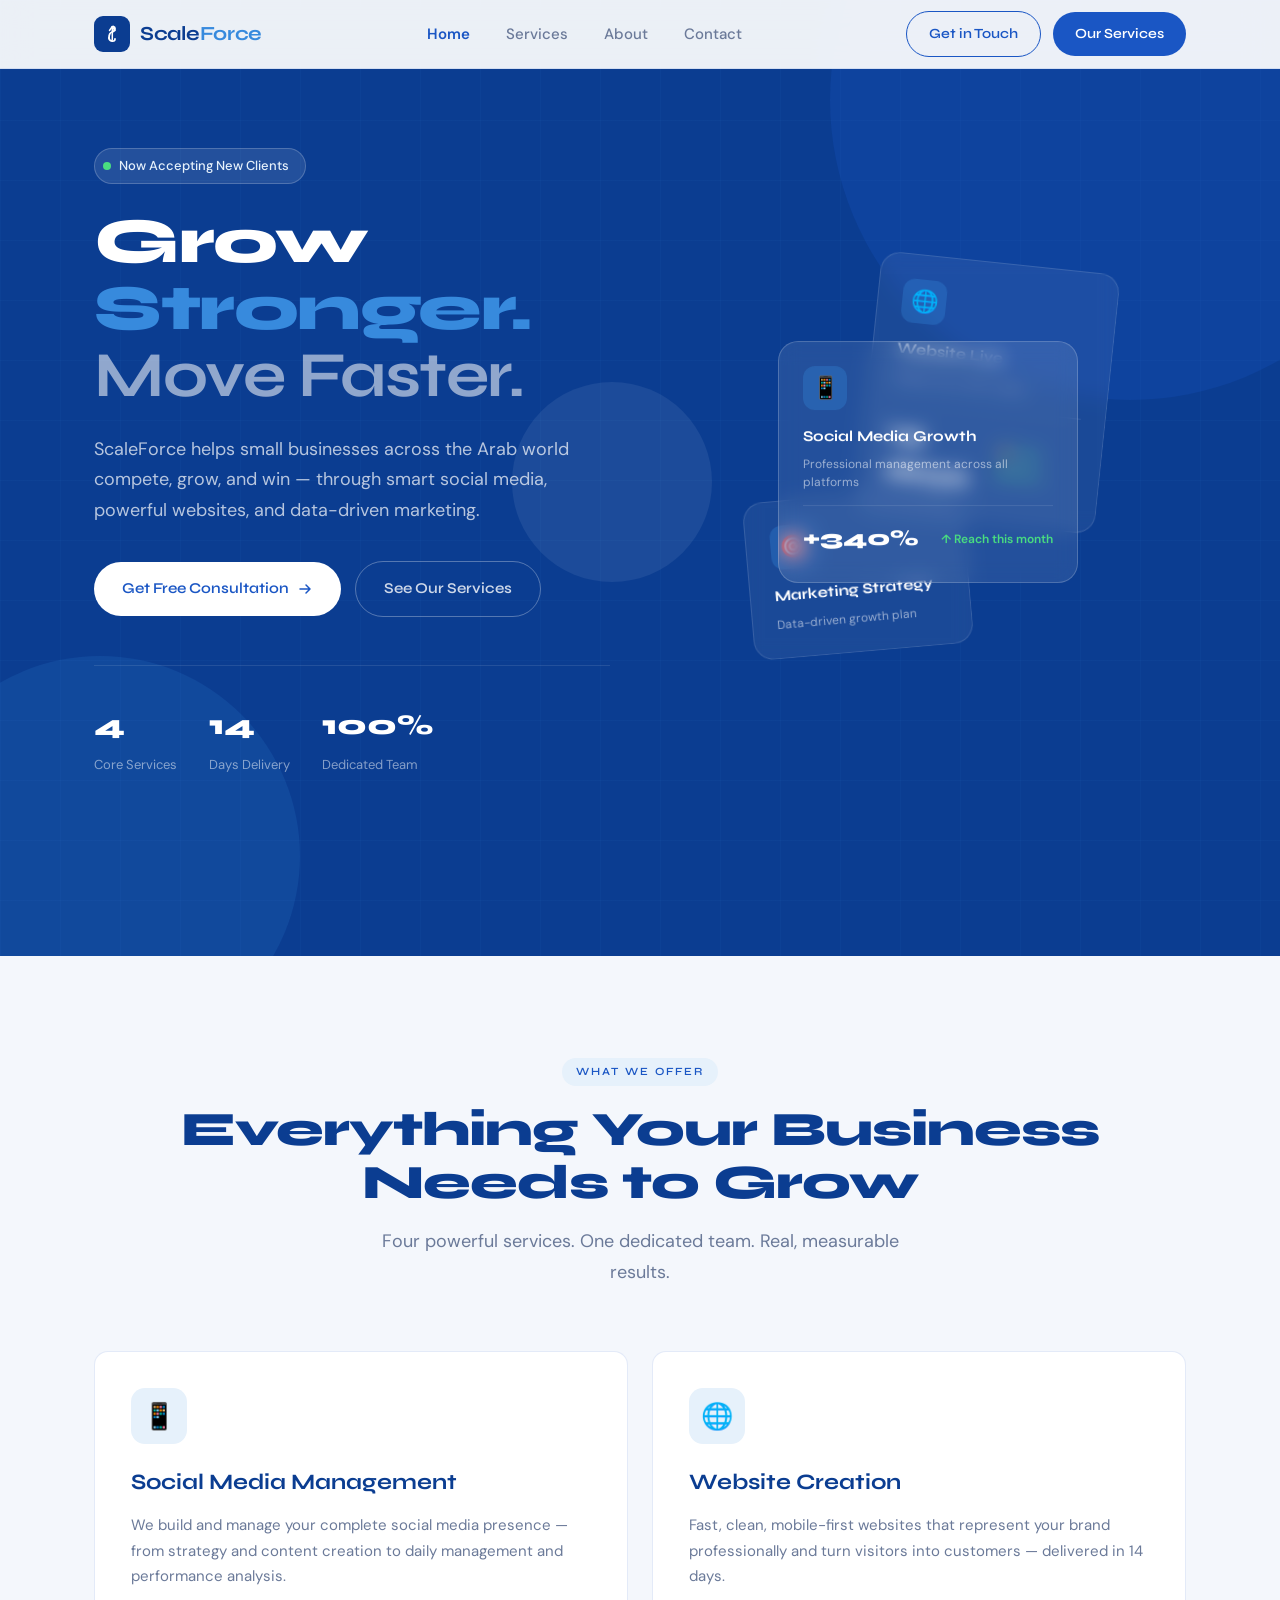
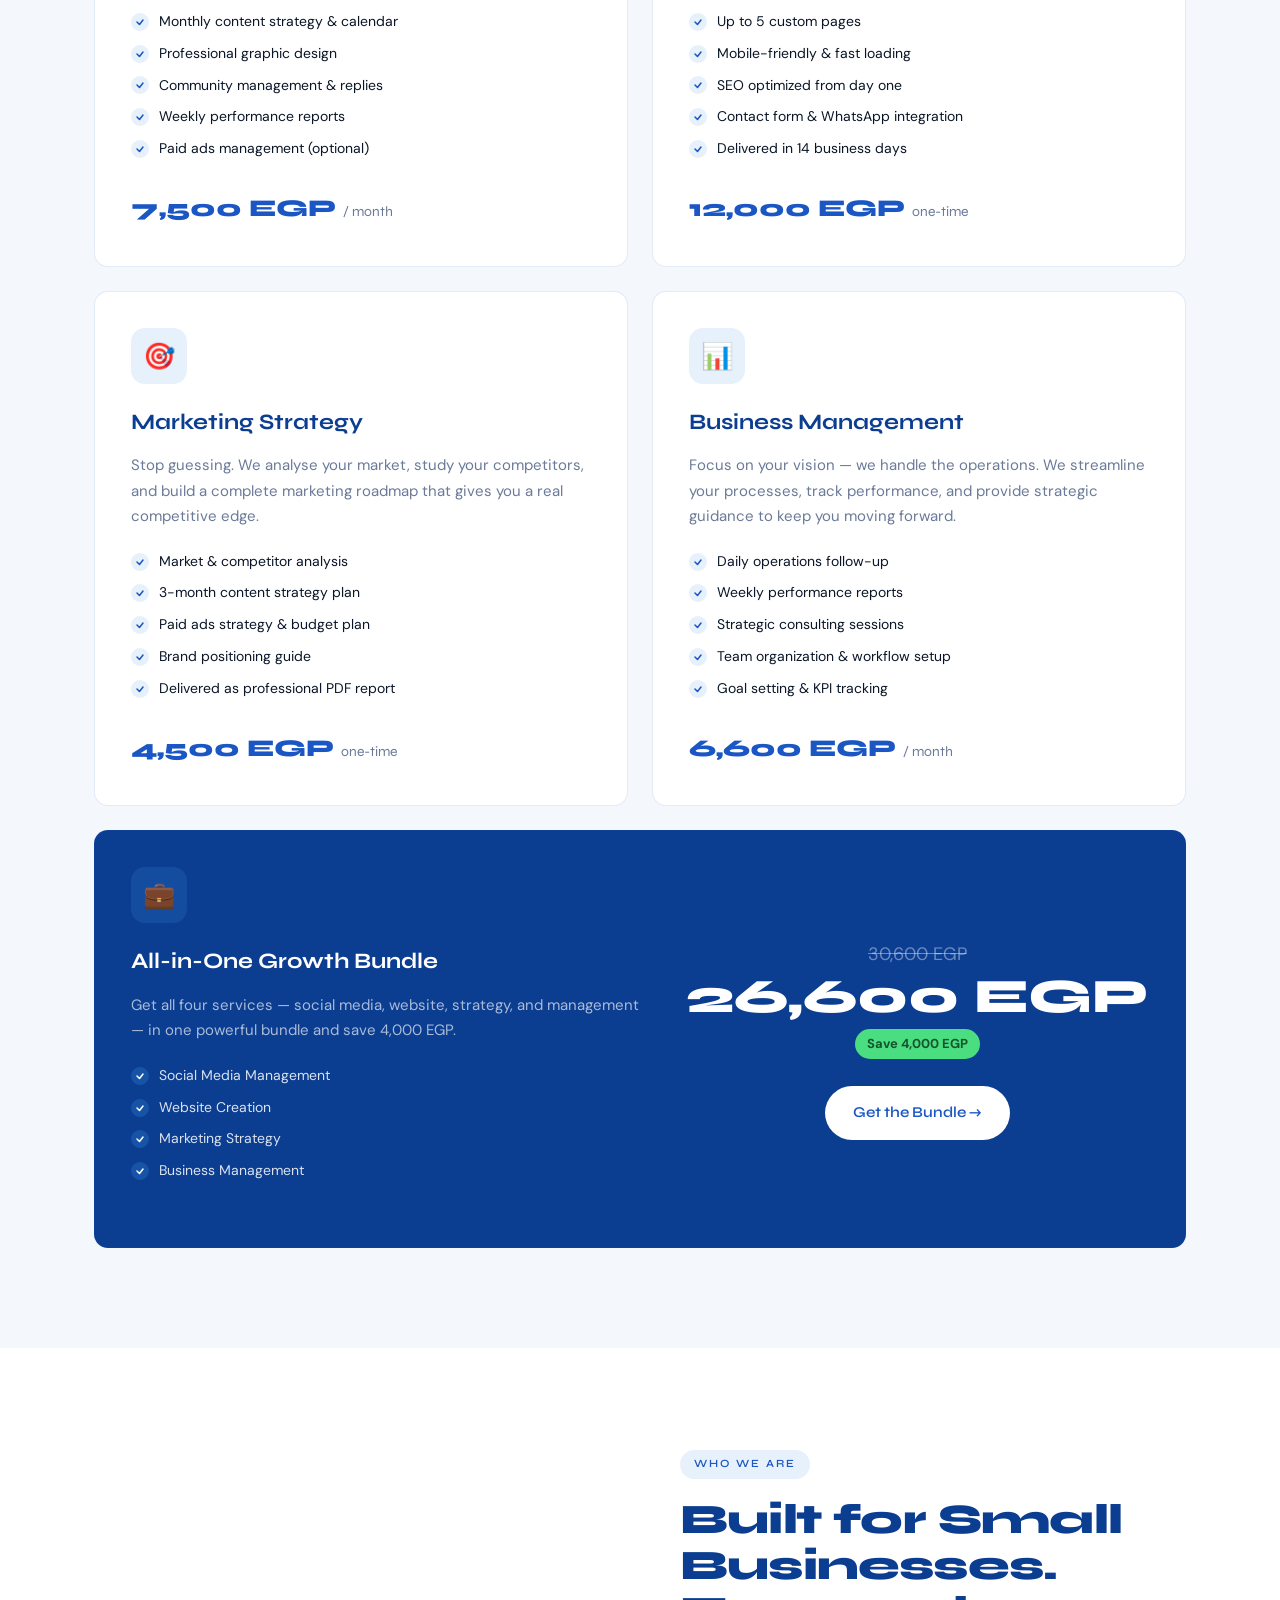
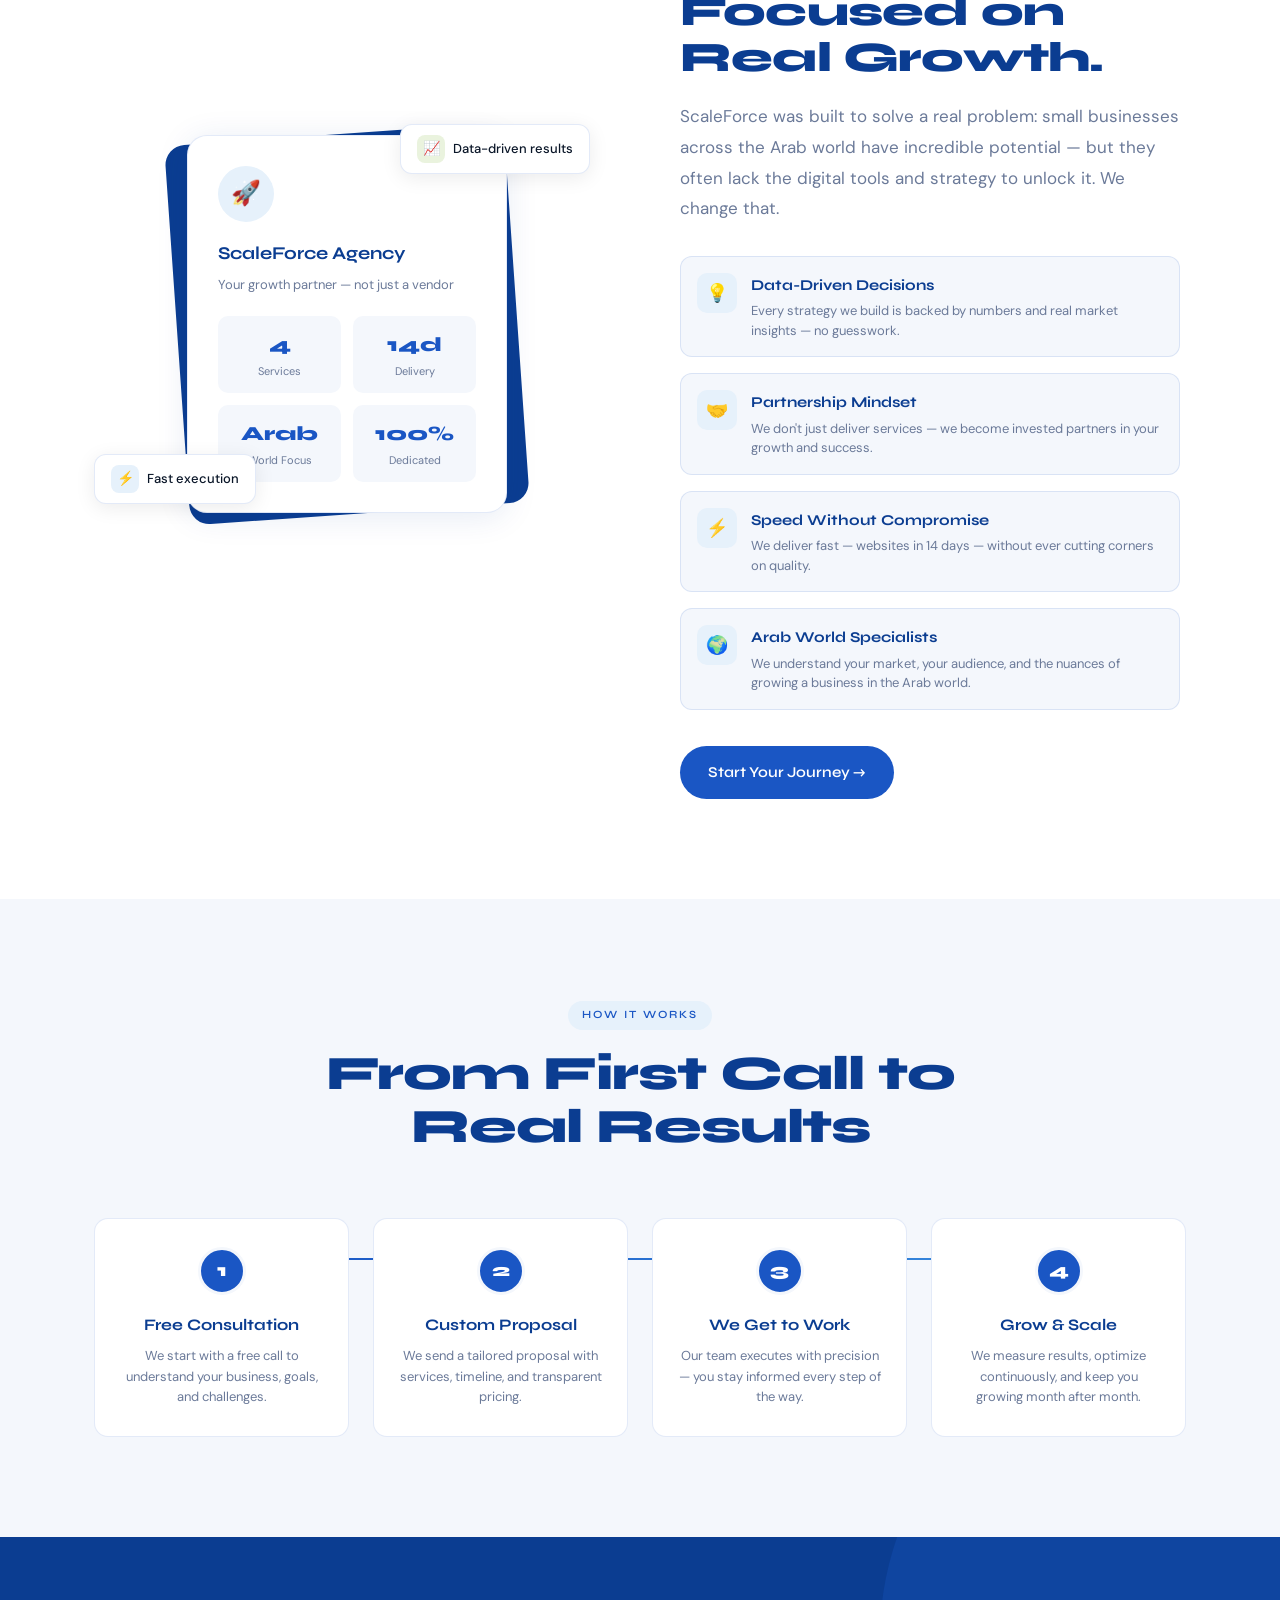
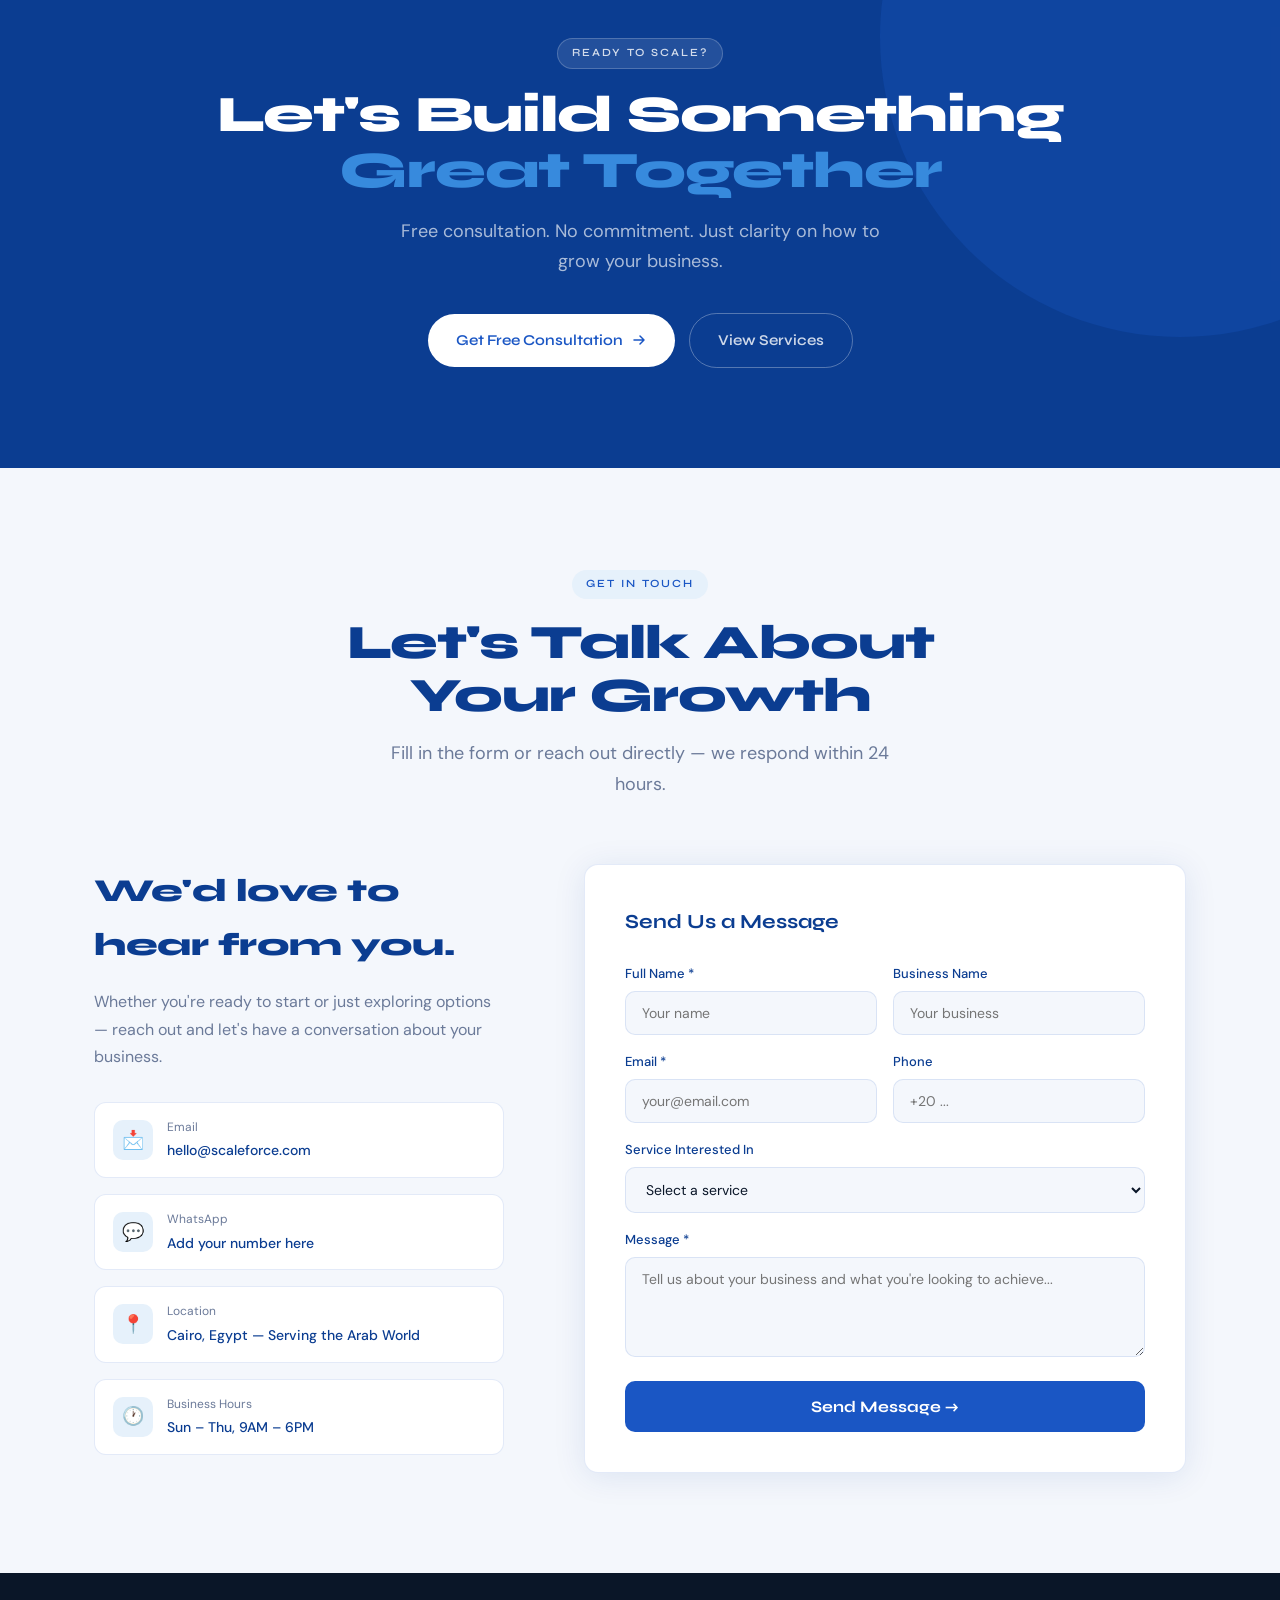
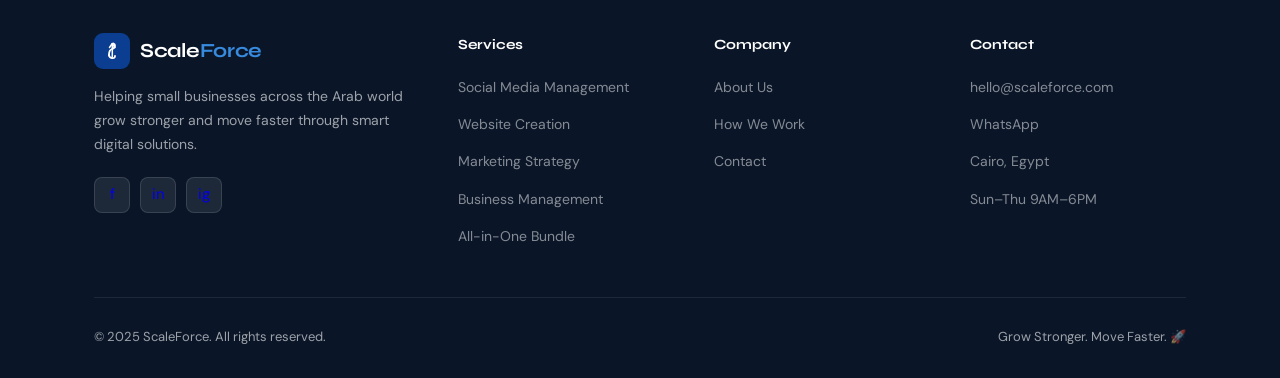
<file: scaleforce_website.html>
<!DOCTYPE html>
<html lang="en">
<head>
<meta charset="UTF-8">
<meta name="viewport" content="width=device-width, initial-scale=1.0">
<title>ScaleForce — Grow Stronger. Move Faster.</title>
<meta name="description" content="ScaleForce helps small businesses grow through social media management, website creation, marketing strategy, and business consulting.">
<link rel="preconnect" href="https://fonts.googleapis.com">
<link rel="preconnect" href="https://fonts.gstatic.com" crossorigin>
<link href="https://fonts.googleapis.com/css2?family=Syne:wght@400;600;700;800&family=DM+Sans:ital,opsz,wght@0,9..40,300;0,9..40,400;0,9..40,500;1,9..40,300&display=swap" rel="stylesheet">
<style>
/* ── Reset & Variables ─────────────────────── */
*, *::before, *::after { box-sizing: border-box; margin: 0; padding: 0; }

:root {
  --navy:   #0B3D91;
  --blue:   #1A56C4;
  --mid:    #378ADD;
  --light:  #E6F1FB;
  --white:  #FFFFFF;
  --off:    #F4F7FC;
  --dark:   #0A1628;
  --gray:   #6B7A99;
  --border: rgba(26,86,196,0.12);
  --shadow: 0 4px 32px rgba(11,61,145,0.10);
  --r:      14px;
  --font-head: 'Syne', sans-serif;
  --font-body: 'DM Sans', sans-serif;
}

html { scroll-behavior: smooth; }

body {
  font-family: var(--font-body);
  color: var(--dark);
  background: var(--white);
  overflow-x: hidden;
  line-height: 1.7;
}

/* ── Scrollbar ──────────────────────────────── */
::-webkit-scrollbar { width: 6px; }
::-webkit-scrollbar-track { background: var(--off); }
::-webkit-scrollbar-thumb { background: var(--mid); border-radius: 3px; }

/* ── Utility ────────────────────────────────── */
.container { max-width: 1140px; margin: 0 auto; padding: 0 24px; }
.tag {
  display: inline-block;
  font-family: var(--font-head);
  font-size: 11px;
  font-weight: 600;
  letter-spacing: 2px;
  text-transform: uppercase;
  color: var(--blue);
  background: var(--light);
  padding: 5px 14px;
  border-radius: 30px;
  margin-bottom: 18px;
}
.btn {
  display: inline-flex;
  align-items: center;
  gap: 8px;
  font-family: var(--font-head);
  font-weight: 600;
  font-size: 15px;
  padding: 14px 28px;
  border-radius: 50px;
  cursor: pointer;
  transition: all 0.25s ease;
  border: none;
  text-decoration: none;
}
.btn-primary {
  background: var(--blue);
  color: var(--white);
}
.btn-primary:hover {
  background: var(--navy);
  transform: translateY(-2px);
  box-shadow: 0 8px 24px rgba(26,86,196,0.3);
}
.btn-outline {
  background: transparent;
  color: var(--blue);
  border: 1.5px solid var(--blue);
}
.btn-outline:hover {
  background: var(--light);
  transform: translateY(-2px);
}
.btn-white {
  background: var(--white);
  color: var(--blue);
}
.btn-white:hover {
  background: var(--light);
  transform: translateY(-2px);
}

/* ── Nav ────────────────────────────────────── */
nav {
  position: fixed;
  top: 0; left: 0; right: 0;
  z-index: 100;
  background: rgba(255,255,255,0.92);
  backdrop-filter: blur(16px);
  border-bottom: 1px solid var(--border);
  transition: all 0.3s ease;
}
.nav-inner {
  display: flex;
  align-items: center;
  justify-content: space-between;
  height: 68px;
}
.logo {
  display: flex;
  align-items: center;
  gap: 10px;
  text-decoration: none;
}
.logo-symbol {
  width: 36px;
  height: 36px;
  background: var(--navy);
  border-radius: 9px;
  display: flex;
  align-items: center;
  justify-content: center;
  flex-shrink: 0;
}
.logo-symbol svg {
  width: 20px;
  height: 20px;
}
.logo-text {
  font-family: var(--font-head);
  font-weight: 700;
  font-size: 20px;
  color: var(--navy);
  letter-spacing: -0.3px;
}
.logo-text span { color: var(--mid); }
.nav-links {
  display: flex;
  align-items: center;
  gap: 36px;
  list-style: none;
}
.nav-links a {
  font-family: var(--font-body);
  font-size: 15px;
  font-weight: 500;
  color: var(--gray);
  text-decoration: none;
  transition: color 0.2s;
}
.nav-links a:hover { color: var(--blue); }
.nav-cta { display: flex; align-items: center; gap: 12px; }
.hamburger {
  display: none;
  flex-direction: column;
  gap: 5px;
  cursor: pointer;
  padding: 4px;
}
.hamburger span {
  display: block;
  width: 24px;
  height: 2px;
  background: var(--navy);
  border-radius: 2px;
  transition: all 0.3s;
}
.mobile-menu {
  display: none;
  flex-direction: column;
  gap: 0;
  border-top: 1px solid var(--border);
  padding: 12px 0 20px;
}
.mobile-menu a {
  padding: 12px 24px;
  font-size: 15px;
  font-weight: 500;
  color: var(--dark);
  text-decoration: none;
}
.mobile-menu a:hover { color: var(--blue); background: var(--off); }
.mobile-menu .btn { margin: 8px 24px 0; }

/* ── Hero ───────────────────────────────────── */
#home {
  min-height: 100vh;
  display: flex;
  align-items: center;
  padding-top: 68px;
  background: var(--navy);
  position: relative;
  overflow: hidden;
}
.hero-bg {
  position: absolute;
  inset: 0;
  overflow: hidden;
  pointer-events: none;
}
.hero-bg .circle {
  position: absolute;
  border-radius: 50%;
}
.hero-bg .c1 {
  width: 600px; height: 600px;
  background: rgba(26,86,196,0.25);
  top: -200px; right: -150px;
  animation: float1 8s ease-in-out infinite;
}
.hero-bg .c2 {
  width: 400px; height: 400px;
  background: rgba(55,138,221,0.15);
  bottom: -100px; left: -100px;
  animation: float2 10s ease-in-out infinite;
}
.hero-bg .c3 {
  width: 200px; height: 200px;
  background: rgba(230,241,251,0.08);
  top: 40%; left: 40%;
  animation: float1 6s ease-in-out infinite reverse;
}
.hero-grid {
  position: absolute;
  inset: 0;
  background-image:
    linear-gradient(rgba(55,138,221,0.06) 1px, transparent 1px),
    linear-gradient(90deg, rgba(55,138,221,0.06) 1px, transparent 1px);
  background-size: 60px 60px;
}
@keyframes float1 {
  0%, 100% { transform: translateY(0) scale(1); }
  50% { transform: translateY(-30px) scale(1.05); }
}
@keyframes float2 {
  0%, 100% { transform: translateY(0) scale(1); }
  50% { transform: translateY(20px) scale(0.96); }
}
.hero-inner {
  display: grid;
  grid-template-columns: 1fr 1fr;
  gap: 60px;
  align-items: center;
  padding: 80px 0;
  position: relative;
  z-index: 2;
}
.hero-tag {
  display: inline-flex;
  align-items: center;
  gap: 8px;
  background: rgba(255,255,255,0.1);
  border: 1px solid rgba(255,255,255,0.2);
  color: var(--light);
  font-size: 13px;
  font-weight: 500;
  padding: 6px 16px 6px 8px;
  border-radius: 30px;
  margin-bottom: 24px;
}
.hero-tag-dot {
  width: 8px; height: 8px;
  background: #4ADE80;
  border-radius: 50%;
  animation: pulse 2s ease-in-out infinite;
}
@keyframes pulse {
  0%, 100% { opacity: 1; transform: scale(1); }
  50% { opacity: 0.6; transform: scale(0.8); }
}
.hero-title {
  font-family: var(--font-head);
  font-size: clamp(42px, 5vw, 64px);
  font-weight: 800;
  line-height: 1.05;
  color: var(--white);
  letter-spacing: -1.5px;
  margin-bottom: 24px;
}
.hero-title .accent { color: var(--mid); }
.hero-title .line2 {
  display: block;
  color: rgba(255,255,255,0.55);
  font-weight: 700;
}
.hero-desc {
  font-size: 18px;
  color: rgba(255,255,255,0.7);
  line-height: 1.7;
  margin-bottom: 36px;
  max-width: 480px;
}
.hero-btns {
  display: flex;
  align-items: center;
  gap: 14px;
  flex-wrap: wrap;
}
.hero-stats {
  display: flex;
  gap: 32px;
  margin-top: 48px;
  padding-top: 36px;
  border-top: 1px solid rgba(255,255,255,0.1);
}
.stat-item { display: flex; flex-direction: column; gap: 4px; }
.stat-num {
  font-family: var(--font-head);
  font-size: 28px;
  font-weight: 800;
  color: var(--white);
}
.stat-label {
  font-size: 13px;
  color: rgba(255,255,255,0.5);
}
.hero-visual {
  display: flex;
  justify-content: center;
  align-items: center;
}
.hero-card-stack { position: relative; width: 360px; height: 440px; }
.hero-card {
  position: absolute;
  background: rgba(255,255,255,0.06);
  border: 1px solid rgba(255,255,255,0.12);
  border-radius: 20px;
  padding: 24px;
  backdrop-filter: blur(10px);
}
.hero-card.main {
  width: 300px;
  top: 50%; left: 50%;
  transform: translate(-50%, -50%);
  background: rgba(255,255,255,0.1);
  border-color: rgba(255,255,255,0.2);
  z-index: 3;
  animation: cardFloat 4s ease-in-out infinite;
}
.hero-card.c2 {
  width: 240px;
  top: 20px; right: 0;
  transform: rotate(6deg);
  z-index: 2;
  animation: cardFloat2 5s ease-in-out infinite;
}
.hero-card.c3 {
  width: 220px;
  bottom: 30px; left: 0;
  transform: rotate(-5deg);
  z-index: 1;
  animation: cardFloat 6s ease-in-out infinite reverse;
}
@keyframes cardFloat {
  0%, 100% { transform: translate(-50%, -50%) translateY(0); }
  50% { transform: translate(-50%, -50%) translateY(-12px); }
}
@keyframes cardFloat2 {
  0%, 100% { transform: rotate(6deg) translateY(0); }
  50% { transform: rotate(6deg) translateY(-8px); }
}
.card-icon {
  width: 44px; height: 44px;
  background: rgba(55,138,221,0.3);
  border-radius: 12px;
  display: flex;
  align-items: center;
  justify-content: center;
  margin-bottom: 14px;
  font-size: 22px;
}
.card-title-text {
  font-family: var(--font-head);
  font-size: 15px;
  font-weight: 700;
  color: var(--white);
  margin-bottom: 6px;
}
.card-sub {
  font-size: 12px;
  color: rgba(255,255,255,0.55);
  line-height: 1.5;
}
.card-metric {
  margin-top: 14px;
  padding-top: 14px;
  border-top: 1px solid rgba(255,255,255,0.1);
  display: flex;
  align-items: center;
  justify-content: space-between;
}
.metric-val {
  font-family: var(--font-head);
  font-size: 22px;
  font-weight: 800;
  color: var(--white);
}
.metric-up {
  font-size: 12px;
  color: #4ADE80;
  font-weight: 600;
}

/* ── Section Base ───────────────────────────── */
section { padding: 100px 0; }
.section-header {
  text-align: center;
  margin-bottom: 64px;
}
.section-title {
  font-family: var(--font-head);
  font-size: clamp(32px, 4vw, 48px);
  font-weight: 800;
  letter-spacing: -1px;
  line-height: 1.1;
  color: var(--navy);
  margin-bottom: 16px;
}
.section-desc {
  font-size: 18px;
  color: var(--gray);
  max-width: 540px;
  margin: 0 auto;
  line-height: 1.7;
}

/* ── Services ───────────────────────────────── */
#services { background: var(--off); }
.services-grid {
  display: grid;
  grid-template-columns: repeat(2, 1fr);
  gap: 24px;
}
.service-card {
  background: var(--white);
  border: 1px solid var(--border);
  border-radius: var(--r);
  padding: 36px;
  transition: all 0.3s ease;
  position: relative;
  overflow: hidden;
}
.service-card::before {
  content: '';
  position: absolute;
  top: 0; left: 0; right: 0;
  height: 3px;
  background: linear-gradient(90deg, var(--blue), var(--mid));
  transform: scaleX(0);
  transform-origin: left;
  transition: transform 0.3s ease;
}
.service-card:hover {
  transform: translateY(-6px);
  box-shadow: var(--shadow);
  border-color: rgba(26,86,196,0.2);
}
.service-card:hover::before { transform: scaleX(1); }
.service-icon {
  width: 56px; height: 56px;
  background: var(--light);
  border-radius: 14px;
  display: flex;
  align-items: center;
  justify-content: center;
  font-size: 26px;
  margin-bottom: 20px;
}
.service-name {
  font-family: var(--font-head);
  font-size: 22px;
  font-weight: 700;
  color: var(--navy);
  margin-bottom: 12px;
}
.service-desc {
  font-size: 15px;
  color: var(--gray);
  line-height: 1.7;
  margin-bottom: 20px;
}
.service-features {
  list-style: none;
  display: flex;
  flex-direction: column;
  gap: 8px;
  margin-bottom: 28px;
}
.service-features li {
  display: flex;
  align-items: center;
  gap: 10px;
  font-size: 14px;
  color: var(--dark);
}
.service-features li::before {
  content: '';
  width: 18px; height: 18px;
  background: var(--light);
  border-radius: 50%;
  display: flex;
  align-items: center;
  justify-content: center;
  flex-shrink: 0;
  background-image: url("data:image/svg+xml,%3Csvg xmlns='http://www.w3.org/2000/svg' width='10' height='10' viewBox='0 0 10 10'%3E%3Cpath d='M2 5l2.5 2.5L8 3' stroke='%231A56C4' stroke-width='1.5' fill='none' stroke-linecap='round' stroke-linejoin='round'/%3E%3C/svg%3E");
  background-repeat: no-repeat;
  background-position: center;
}
.service-price {
  font-family: var(--font-head);
  font-size: 24px;
  font-weight: 800;
  color: var(--blue);
}
.service-price span {
  font-size: 14px;
  font-weight: 400;
  color: var(--gray);
}
.bundle-card {
  grid-column: 1 / -1;
  background: var(--navy);
  color: var(--white);
  display: grid;
  grid-template-columns: 1fr auto;
  gap: 40px;
  align-items: center;
}
.bundle-card::before {
  background: linear-gradient(90deg, var(--mid), var(--light));
}
.bundle-card .service-name { color: var(--white); }
.bundle-card .service-desc { color: rgba(255,255,255,0.65); }
.bundle-card .service-features li { color: rgba(255,255,255,0.85); }
.bundle-card .service-features li::before {
  background-color: rgba(55,138,221,0.3);
  background-image: url("data:image/svg+xml,%3Csvg xmlns='http://www.w3.org/2000/svg' width='10' height='10' viewBox='0 0 10 10'%3E%3Cpath d='M2 5l2.5 2.5L8 3' stroke='%23FFFFFF' stroke-width='1.5' fill='none' stroke-linecap='round' stroke-linejoin='round'/%3E%3C/svg%3E");
}
.bundle-pricing { text-align: center; }
.bundle-old {
  font-size: 18px;
  color: rgba(255,255,255,0.4);
  text-decoration: line-through;
  margin-bottom: 4px;
}
.bundle-new {
  font-family: var(--font-head);
  font-size: 48px;
  font-weight: 800;
  color: var(--white);
  line-height: 1;
  margin-bottom: 8px;
}
.bundle-save {
  display: inline-block;
  background: #4ADE80;
  color: #14532D;
  font-size: 13px;
  font-weight: 700;
  padding: 4px 12px;
  border-radius: 20px;
}

/* ── Why Us ─────────────────────────────────── */
#about { background: var(--white); }
.about-grid {
  display: grid;
  grid-template-columns: 1fr 1fr;
  gap: 80px;
  align-items: center;
}
.about-visual {
  position: relative;
  height: 480px;
}
.about-bg-card {
  position: absolute;
  background: var(--navy);
  border-radius: 20px;
  width: 340px;
  height: 380px;
  top: 50%;
  left: 50%;
  transform: translate(-50%, -50%) rotate(-4deg);
}
.about-main-card {
  position: absolute;
  background: var(--white);
  border: 1px solid var(--border);
  border-radius: 20px;
  padding: 30px;
  width: 320px;
  top: 50%;
  left: 50%;
  transform: translate(-50%, -50%);
  box-shadow: var(--shadow);
  z-index: 2;
}
.about-avatar {
  width: 56px; height: 56px;
  background: var(--light);
  border-radius: 50%;
  display: flex;
  align-items: center;
  justify-content: center;
  font-size: 24px;
  margin-bottom: 16px;
}
.about-card-title {
  font-family: var(--font-head);
  font-size: 18px;
  font-weight: 700;
  color: var(--navy);
  margin-bottom: 6px;
}
.about-card-sub {
  font-size: 13px;
  color: var(--gray);
  margin-bottom: 20px;
}
.about-mini-stats {
  display: grid;
  grid-template-columns: 1fr 1fr;
  gap: 12px;
}
.mini-stat {
  background: var(--off);
  border-radius: 10px;
  padding: 12px;
  text-align: center;
}
.mini-stat-val {
  font-family: var(--font-head);
  font-size: 20px;
  font-weight: 800;
  color: var(--blue);
}
.mini-stat-label {
  font-size: 11px;
  color: var(--gray);
}
.float-badge {
  position: absolute;
  background: var(--white);
  border: 1px solid var(--border);
  border-radius: 12px;
  padding: 10px 16px;
  display: flex;
  align-items: center;
  gap: 8px;
  font-size: 13px;
  font-weight: 500;
  box-shadow: 0 4px 20px rgba(0,0,0,0.08);
  z-index: 3;
}
.float-badge.b1 { top: 40px; right: 10px; animation: cardFloat2 4s ease-in-out infinite; }
.float-badge.b2 { bottom: 60px; left: 0; animation: cardFloat 5s ease-in-out infinite; }
.badge-icon {
  width: 28px; height: 28px;
  border-radius: 8px;
  display: flex;
  align-items: center;
  justify-content: center;
  font-size: 14px;
}
.about-content { max-width: 500px; }
.about-title {
  font-family: var(--font-head);
  font-size: clamp(28px, 3.5vw, 42px);
  font-weight: 800;
  letter-spacing: -0.8px;
  color: var(--navy);
  line-height: 1.1;
  margin-bottom: 20px;
}
.about-desc {
  font-size: 17px;
  color: var(--gray);
  line-height: 1.8;
  margin-bottom: 32px;
}
.values-list {
  display: flex;
  flex-direction: column;
  gap: 16px;
  margin-bottom: 36px;
}
.value-item {
  display: flex;
  align-items: flex-start;
  gap: 14px;
  padding: 16px;
  background: var(--off);
  border-radius: 12px;
  border: 1px solid var(--border);
  transition: all 0.2s;
}
.value-item:hover {
  background: var(--light);
  border-color: rgba(26,86,196,0.2);
  transform: translateX(4px);
}
.value-icon {
  width: 40px; height: 40px;
  background: var(--light);
  border-radius: 10px;
  display: flex;
  align-items: center;
  justify-content: center;
  font-size: 18px;
  flex-shrink: 0;
}
.value-text-title {
  font-family: var(--font-head);
  font-size: 15px;
  font-weight: 700;
  color: var(--navy);
  margin-bottom: 3px;
}
.value-text-desc {
  font-size: 13px;
  color: var(--gray);
  line-height: 1.5;
}

/* ── Process ────────────────────────────────── */
.process-section { background: var(--off); }
.steps-grid {
  display: grid;
  grid-template-columns: repeat(4, 1fr);
  gap: 24px;
  position: relative;
}
.steps-grid::before {
  content: '';
  position: absolute;
  top: 40px;
  left: calc(12.5% + 20px);
  right: calc(12.5% + 20px);
  height: 2px;
  background: linear-gradient(90deg, var(--blue), var(--mid));
  z-index: 0;
}
.step-card {
  background: var(--white);
  border: 1px solid var(--border);
  border-radius: var(--r);
  padding: 28px 24px;
  text-align: center;
  position: relative;
  z-index: 1;
  transition: all 0.3s;
}
.step-card:hover {
  transform: translateY(-4px);
  box-shadow: var(--shadow);
}
.step-num {
  width: 48px; height: 48px;
  background: var(--blue);
  color: var(--white);
  border-radius: 50%;
  font-family: var(--font-head);
  font-size: 18px;
  font-weight: 800;
  display: flex;
  align-items: center;
  justify-content: center;
  margin: 0 auto 16px;
  position: relative;
  z-index: 2;
  border: 3px solid var(--off);
}
.step-title {
  font-family: var(--font-head);
  font-size: 16px;
  font-weight: 700;
  color: var(--navy);
  margin-bottom: 8px;
}
.step-desc {
  font-size: 13px;
  color: var(--gray);
  line-height: 1.6;
}

/* ── CTA ────────────────────────────────────── */
.cta-section {
  background: var(--navy);
  padding: 100px 0;
  position: relative;
  overflow: hidden;
}
.cta-section::before {
  content: '';
  position: absolute;
  width: 600px; height: 600px;
  background: rgba(26,86,196,0.3);
  border-radius: 50%;
  top: -200px; right: -200px;
}
.cta-inner {
  text-align: center;
  position: relative;
  z-index: 2;
}
.cta-title {
  font-family: var(--font-head);
  font-size: clamp(32px, 4vw, 52px);
  font-weight: 800;
  color: var(--white);
  letter-spacing: -1px;
  margin-bottom: 16px;
  line-height: 1.1;
}
.cta-title .accent { color: var(--mid); }
.cta-desc {
  font-size: 18px;
  color: rgba(255,255,255,0.65);
  margin-bottom: 36px;
  max-width: 480px;
  margin-left: auto;
  margin-right: auto;
}
.cta-btns {
  display: flex;
  align-items: center;
  justify-content: center;
  gap: 14px;
  flex-wrap: wrap;
}

/* ── Contact ────────────────────────────────── */
#contact { background: var(--off); }
.contact-grid {
  display: grid;
  grid-template-columns: 1fr 1.4fr;
  gap: 60px;
  align-items: start;
}
.contact-info { padding-right: 20px; }
.contact-title {
  font-family: var(--font-head);
  font-size: 32px;
  font-weight: 800;
  color: var(--navy);
  margin-bottom: 16px;
  letter-spacing: -0.5px;
}
.contact-desc {
  font-size: 16px;
  color: var(--gray);
  line-height: 1.7;
  margin-bottom: 32px;
}
.contact-items {
  display: flex;
  flex-direction: column;
  gap: 16px;
}
.contact-item {
  display: flex;
  align-items: center;
  gap: 14px;
  padding: 14px 18px;
  background: var(--white);
  border: 1px solid var(--border);
  border-radius: 12px;
}
.contact-item-icon {
  width: 40px; height: 40px;
  background: var(--light);
  border-radius: 10px;
  display: flex;
  align-items: center;
  justify-content: center;
  font-size: 18px;
  flex-shrink: 0;
}
.contact-item-label {
  font-size: 12px;
  color: var(--gray);
  margin-bottom: 2px;
}
.contact-item-value {
  font-size: 14px;
  font-weight: 500;
  color: var(--navy);
}
.contact-form {
  background: var(--white);
  border: 1px solid var(--border);
  border-radius: var(--r);
  padding: 40px;
  box-shadow: var(--shadow);
}
.form-title {
  font-family: var(--font-head);
  font-size: 20px;
  font-weight: 700;
  color: var(--navy);
  margin-bottom: 24px;
}
.form-row {
  display: grid;
  grid-template-columns: 1fr 1fr;
  gap: 16px;
}
.form-group {
  margin-bottom: 16px;
}
.form-group label {
  display: block;
  font-size: 13px;
  font-weight: 500;
  color: var(--navy);
  margin-bottom: 6px;
}
.form-group input,
.form-group select,
.form-group textarea {
  width: 100%;
  padding: 12px 16px;
  border: 1.5px solid var(--border);
  border-radius: 10px;
  font-family: var(--font-body);
  font-size: 14px;
  color: var(--dark);
  background: var(--off);
  transition: all 0.2s;
  outline: none;
}
.form-group input:focus,
.form-group select:focus,
.form-group textarea:focus {
  border-color: var(--blue);
  background: var(--white);
  box-shadow: 0 0 0 3px rgba(26,86,196,0.1);
}
.form-group textarea {
  resize: vertical;
  min-height: 100px;
}
.form-submit {
  width: 100%;
  padding: 16px;
  background: var(--blue);
  color: var(--white);
  border: none;
  border-radius: 10px;
  font-family: var(--font-head);
  font-size: 16px;
  font-weight: 700;
  cursor: pointer;
  transition: all 0.25s;
}
.form-submit:hover {
  background: var(--navy);
  transform: translateY(-2px);
  box-shadow: 0 8px 24px rgba(26,86,196,0.3);
}

/* ── Footer ─────────────────────────────────── */
footer {
  background: var(--dark);
  color: rgba(255,255,255,0.6);
  padding: 60px 0 30px;
}
.footer-grid {
  display: grid;
  grid-template-columns: 1.5fr 1fr 1fr 1fr;
  gap: 40px;
  margin-bottom: 48px;
}
.footer-logo { margin-bottom: 16px; }
.footer-desc {
  font-size: 14px;
  line-height: 1.7;
  margin-bottom: 20px;
}
.footer-socials {
  display: flex;
  gap: 10px;
}
.social-btn {
  width: 36px; height: 36px;
  background: rgba(255,255,255,0.08);
  border: 1px solid rgba(255,255,255,0.12);
  border-radius: 8px;
  display: flex;
  align-items: center;
  justify-content: center;
  font-size: 15px;
  cursor: pointer;
  transition: all 0.2s;
  text-decoration: none;
}
.social-btn:hover {
  background: var(--blue);
  border-color: var(--blue);
}
.footer-heading {
  font-family: var(--font-head);
  font-size: 14px;
  font-weight: 700;
  color: var(--white);
  margin-bottom: 16px;
}
.footer-links {
  list-style: none;
  display: flex;
  flex-direction: column;
  gap: 10px;
}
.footer-links a {
  font-size: 14px;
  color: rgba(255,255,255,0.5);
  text-decoration: none;
  transition: color 0.2s;
}
.footer-links a:hover { color: var(--white); }
.footer-bottom {
  display: flex;
  align-items: center;
  justify-content: space-between;
  padding-top: 28px;
  border-top: 1px solid rgba(255,255,255,0.08);
  font-size: 13px;
}
.footer-bottom a {
  color: rgba(255,255,255,0.4);
  text-decoration: none;
  transition: color 0.2s;
}
.footer-bottom a:hover { color: var(--white); }

/* ── Animations ─────────────────────────────── */
.fade-up {
  opacity: 0;
  transform: translateY(30px);
  transition: all 0.6s ease;
}
.fade-up.visible {
  opacity: 1;
  transform: translateY(0);
}
.fade-up.delay-1 { transition-delay: 0.1s; }
.fade-up.delay-2 { transition-delay: 0.2s; }
.fade-up.delay-3 { transition-delay: 0.3s; }
.fade-up.delay-4 { transition-delay: 0.4s; }

/* ── Responsive ─────────────────────────────── */
@media (max-width: 1024px) {
  .hero-inner { grid-template-columns: 1fr; gap: 40px; }
  .hero-visual { display: none; }
  .services-grid { grid-template-columns: 1fr; }
  .bundle-card { grid-template-columns: 1fr; gap: 24px; }
  .about-grid { grid-template-columns: 1fr; }
  .about-visual { display: none; }
  .steps-grid { grid-template-columns: repeat(2, 1fr); }
  .steps-grid::before { display: none; }
  .footer-grid { grid-template-columns: 1fr 1fr; }
}
@media (max-width: 768px) {
  section { padding: 70px 0; }
  .nav-links, .nav-cta { display: none; }
  .hamburger { display: flex; }
  .mobile-menu.open { display: flex; }
  .hero-stats { flex-wrap: wrap; gap: 20px; }
  .contact-grid { grid-template-columns: 1fr; }
  .form-row { grid-template-columns: 1fr; }
  .footer-grid { grid-template-columns: 1fr; }
  .footer-bottom { flex-direction: column; gap: 12px; text-align: center; }
  .steps-grid { grid-template-columns: 1fr; }
}
@media (max-width: 480px) {
  .hero-title { font-size: 36px; }
  .hero-btns { flex-direction: column; align-items: flex-start; }
  .cta-btns { flex-direction: column; align-items: center; }
}
</style>
</head>
<body>

<!-- ── NAV ──────────────────────────────────── -->
<nav id="navbar">
  <div class="container">
    <div class="nav-inner">
      <a href="#home" class="logo">
        <div class="logo-symbol">
          <svg viewBox="0 0 20 20" fill="none" xmlns="http://www.w3.org/2000/svg">
            <path d="M7 14 Q7 9 10 8 Q13 7 13 4.5 Q13 3 11.5 2.5" stroke="white" stroke-width="1.8" stroke-linecap="round"/>
            <path d="M7 14 Q7 16.5 10 17 Q13 17.5 13 15" stroke="white" stroke-width="1.8" stroke-linecap="round"/>
            <line x1="10.3" y1="15.8" x2="10.3" y2="2.5" stroke="white" stroke-width="1.5" stroke-linecap="round"/>
            <polyline points="7.5,6.5 10.3,2.5 13,6.5" fill="none" stroke="white" stroke-width="1.5" stroke-linecap="round" stroke-linejoin="round"/>
          </svg>
        </div>
        <span class="logo-text">Scale<span>Force</span></span>
      </a>
      <ul class="nav-links">
        <li><a href="#home">Home</a></li>
        <li><a href="#services">Services</a></li>
        <li><a href="#about">About</a></li>
        <li><a href="#contact">Contact</a></li>
      </ul>
      <div class="nav-cta">
        <a href="#contact" class="btn btn-outline" style="padding:10px 22px;font-size:14px;">Get in Touch</a>
        <a href="#services" class="btn btn-primary" style="padding:10px 22px;font-size:14px;">Our Services</a>
      </div>
      <div class="hamburger" onclick="toggleMenu()">
        <span></span><span></span><span></span>
      </div>
    </div>
    <div class="mobile-menu" id="mobileMenu">
      <a href="#home" onclick="closeMenu()">Home</a>
      <a href="#services" onclick="closeMenu()">Services</a>
      <a href="#about" onclick="closeMenu()">About</a>
      <a href="#contact" onclick="closeMenu()">Contact</a>
      <a href="#contact" class="btn btn-primary" onclick="closeMenu()">Get Free Consultation</a>
    </div>
  </div>
</nav>

<!-- ── HERO ──────────────────────────────────── -->
<section id="home">
  <div class="hero-bg">
    <div class="hero-grid"></div>
    <div class="circle c1"></div>
    <div class="circle c2"></div>
    <div class="circle c3"></div>
  </div>
  <div class="container">
    <div class="hero-inner">
      <div class="hero-content">
        <div class="hero-tag">
          <div class="hero-tag-dot"></div>
          Now Accepting New Clients
        </div>
        <h1 class="hero-title">
          Grow <span class="accent">Stronger.</span>
          <span class="line2">Move Faster.</span>
        </h1>
        <p class="hero-desc">
          ScaleForce helps small businesses across the Arab world compete, grow, and win — through smart social media, powerful websites, and data-driven marketing.
        </p>
        <div class="hero-btns">
          <a href="#contact" class="btn btn-white">
            Get Free Consultation
            <svg width="16" height="16" viewBox="0 0 16 16" fill="none"><path d="M3 8h10M9 4l4 4-4 4" stroke="currentColor" stroke-width="1.5" stroke-linecap="round" stroke-linejoin="round"/></svg>
          </a>
          <a href="#services" class="btn btn-outline" style="color:rgba(255,255,255,0.8);border-color:rgba(255,255,255,0.3);">
            See Our Services
          </a>
        </div>
        <div class="hero-stats">
          <div class="stat-item">
            <span class="stat-num">4</span>
            <span class="stat-label">Core Services</span>
          </div>
          <div class="stat-item">
            <span class="stat-num">14</span>
            <span class="stat-label">Days Delivery</span>
          </div>
          <div class="stat-item">
            <span class="stat-num">100%</span>
            <span class="stat-label">Dedicated Team</span>
          </div>
        </div>
      </div>
      <div class="hero-visual">
        <div class="hero-card-stack">
          <div class="hero-card main">
            <div class="card-icon">📱</div>
            <div class="card-title-text">Social Media Growth</div>
            <div class="card-sub">Professional management across all platforms</div>
            <div class="card-metric">
              <span class="metric-val">+340%</span>
              <span class="metric-up">↑ Reach this month</span>
            </div>
          </div>
          <div class="hero-card c2">
            <div class="card-icon">🌐</div>
            <div class="card-title-text">Website Live</div>
            <div class="card-sub">Mobile-first. SEO ready.</div>
            <div class="card-metric">
              <span class="metric-val">14 days</span>
              <span class="metric-up">⚡ Fast delivery</span>
            </div>
          </div>
          <div class="hero-card c3">
            <div class="card-icon">🎯</div>
            <div class="card-title-text">Marketing Strategy</div>
            <div class="card-sub">Data-driven growth plan</div>
          </div>
        </div>
      </div>
    </div>
  </div>
</section>

<!-- ── SERVICES ──────────────────────────────── -->
<section id="services">
  <div class="container">
    <div class="section-header">
      <div class="tag">What We Offer</div>
      <h2 class="section-title fade-up">Everything Your Business<br>Needs to Grow</h2>
      <p class="section-desc fade-up delay-1">Four powerful services. One dedicated team. Real, measurable results.</p>
    </div>
    <div class="services-grid">
      <div class="service-card fade-up">
        <div class="service-icon">📱</div>
        <h3 class="service-name">Social Media Management</h3>
        <p class="service-desc">We build and manage your complete social media presence — from strategy and content creation to daily management and performance analysis.</p>
        <ul class="service-features">
          <li>Monthly content strategy & calendar</li>
          <li>Professional graphic design</li>
          <li>Community management & replies</li>
          <li>Weekly performance reports</li>
          <li>Paid ads management (optional)</li>
        </ul>
        <div class="service-price">7,500 EGP <span>/ month</span></div>
      </div>
      <div class="service-card fade-up delay-1">
        <div class="service-icon">🌐</div>
        <h3 class="service-name">Website Creation</h3>
        <p class="service-desc">Fast, clean, mobile-first websites that represent your brand professionally and turn visitors into customers — delivered in 14 days.</p>
        <ul class="service-features">
          <li>Up to 5 custom pages</li>
          <li>Mobile-friendly & fast loading</li>
          <li>SEO optimized from day one</li>
          <li>Contact form & WhatsApp integration</li>
          <li>Delivered in 14 business days</li>
        </ul>
        <div class="service-price">12,000 EGP <span>one-time</span></div>
      </div>
      <div class="service-card fade-up delay-2">
        <div class="service-icon">🎯</div>
        <h3 class="service-name">Marketing Strategy</h3>
        <p class="service-desc">Stop guessing. We analyse your market, study your competitors, and build a complete marketing roadmap that gives you a real competitive edge.</p>
        <ul class="service-features">
          <li>Market & competitor analysis</li>
          <li>3-month content strategy plan</li>
          <li>Paid ads strategy & budget plan</li>
          <li>Brand positioning guide</li>
          <li>Delivered as professional PDF report</li>
        </ul>
        <div class="service-price">4,500 EGP <span>one-time</span></div>
      </div>
      <div class="service-card fade-up delay-3">
        <div class="service-icon">📊</div>
        <h3 class="service-name">Business Management</h3>
        <p class="service-desc">Focus on your vision — we handle the operations. We streamline your processes, track performance, and provide strategic guidance to keep you moving forward.</p>
        <ul class="service-features">
          <li>Daily operations follow-up</li>
          <li>Weekly performance reports</li>
          <li>Strategic consulting sessions</li>
          <li>Team organization & workflow setup</li>
          <li>Goal setting & KPI tracking</li>
        </ul>
        <div class="service-price">6,600 EGP <span>/ month</span></div>
      </div>
      <div class="service-card bundle-card fade-up">
        <div>
          <div class="service-icon" style="background:rgba(55,138,221,0.2);">💼</div>
          <h3 class="service-name">All-in-One Growth Bundle</h3>
          <p class="service-desc">Get all four services — social media, website, strategy, and management — in one powerful bundle and save 4,000 EGP.</p>
          <ul class="service-features">
            <li>Social Media Management</li>
            <li>Website Creation</li>
            <li>Marketing Strategy</li>
            <li>Business Management</li>
          </ul>
        </div>
        <div class="bundle-pricing">
          <div class="bundle-old">30,600 EGP</div>
          <div class="bundle-new">26,600 EGP</div>
          <div class="bundle-save">Save 4,000 EGP</div>
          <br><br>
          <a href="#contact" class="btn btn-white">Get the Bundle →</a>
        </div>
      </div>
    </div>
  </div>
</section>

<!-- ── ABOUT ──────────────────────────────────── -->
<section id="about">
  <div class="container">
    <div class="about-grid">
      <div class="about-visual">
        <div class="about-bg-card"></div>
        <div class="about-main-card">
          <div class="about-avatar">🚀</div>
          <div class="about-card-title">ScaleForce Agency</div>
          <div class="about-card-sub">Your growth partner — not just a vendor</div>
          <div class="about-mini-stats">
            <div class="mini-stat"><div class="mini-stat-val">4</div><div class="mini-stat-label">Services</div></div>
            <div class="mini-stat"><div class="mini-stat-val">14d</div><div class="mini-stat-label">Delivery</div></div>
            <div class="mini-stat"><div class="mini-stat-val">Arab</div><div class="mini-stat-label">World Focus</div></div>
            <div class="mini-stat"><div class="mini-stat-val">100%</div><div class="mini-stat-label">Dedicated</div></div>
          </div>
        </div>
        <div class="float-badge b1">
          <div class="badge-icon" style="background:#EAF3DE;">📈</div>
          <span>Data-driven results</span>
        </div>
        <div class="float-badge b2">
          <div class="badge-icon" style="background:#E6F1FB;">⚡</div>
          <span>Fast execution</span>
        </div>
      </div>
      <div class="about-content">
        <div class="tag">Who We Are</div>
        <h2 class="about-title fade-up">Built for Small Businesses.<br>Focused on Real Growth.</h2>
        <p class="about-desc fade-up delay-1">ScaleForce was built to solve a real problem: small businesses across the Arab world have incredible potential — but they often lack the digital tools and strategy to unlock it. We change that.</p>
        <div class="values-list">
          <div class="value-item fade-up delay-1">
            <div class="value-icon">💡</div>
            <div>
              <div class="value-text-title">Data-Driven Decisions</div>
              <div class="value-text-desc">Every strategy we build is backed by numbers and real market insights — no guesswork.</div>
            </div>
          </div>
          <div class="value-item fade-up delay-2">
            <div class="value-icon">🤝</div>
            <div>
              <div class="value-text-title">Partnership Mindset</div>
              <div class="value-text-desc">We don't just deliver services — we become invested partners in your growth and success.</div>
            </div>
          </div>
          <div class="value-item fade-up delay-3">
            <div class="value-icon">⚡</div>
            <div>
              <div class="value-text-title">Speed Without Compromise</div>
              <div class="value-text-desc">We deliver fast — websites in 14 days — without ever cutting corners on quality.</div>
            </div>
          </div>
          <div class="value-item fade-up delay-4">
            <div class="value-icon">🌍</div>
            <div>
              <div class="value-text-title">Arab World Specialists</div>
              <div class="value-text-desc">We understand your market, your audience, and the nuances of growing a business in the Arab world.</div>
            </div>
          </div>
        </div>
        <a href="#contact" class="btn btn-primary fade-up">Start Your Journey →</a>
      </div>
    </div>
  </div>
</section>

<!-- ── PROCESS ────────────────────────────────── -->
<section class="process-section">
  <div class="container">
    <div class="section-header">
      <div class="tag">How It Works</div>
      <h2 class="section-title fade-up">From First Call to<br>Real Results</h2>
    </div>
    <div class="steps-grid">
      <div class="step-card fade-up">
        <div class="step-num">1</div>
        <div class="step-title">Free Consultation</div>
        <div class="step-desc">We start with a free call to understand your business, goals, and challenges.</div>
      </div>
      <div class="step-card fade-up delay-1">
        <div class="step-num">2</div>
        <div class="step-title">Custom Proposal</div>
        <div class="step-desc">We send a tailored proposal with services, timeline, and transparent pricing.</div>
      </div>
      <div class="step-card fade-up delay-2">
        <div class="step-num">3</div>
        <div class="step-title">We Get to Work</div>
        <div class="step-desc">Our team executes with precision — you stay informed every step of the way.</div>
      </div>
      <div class="step-card fade-up delay-3">
        <div class="step-num">4</div>
        <div class="step-title">Grow & Scale</div>
        <div class="step-desc">We measure results, optimize continuously, and keep you growing month after month.</div>
      </div>
    </div>
  </div>
</section>

<!-- ── CTA ────────────────────────────────────── -->
<section class="cta-section">
  <div class="container">
    <div class="cta-inner">
      <div class="tag" style="background:rgba(255,255,255,0.1);color:rgba(255,255,255,0.8);border:1px solid rgba(255,255,255,0.2);">Ready to Scale?</div>
      <h2 class="cta-title">Let's Build Something<br><span class="accent">Great Together</span></h2>
      <p class="cta-desc">Free consultation. No commitment. Just clarity on how to grow your business.</p>
      <div class="cta-btns">
        <a href="#contact" class="btn btn-white">
          Get Free Consultation
          <svg width="16" height="16" viewBox="0 0 16 16" fill="none"><path d="M3 8h10M9 4l4 4-4 4" stroke="currentColor" stroke-width="1.5" stroke-linecap="round" stroke-linejoin="round"/></svg>
        </a>
        <a href="#services" class="btn btn-outline" style="color:rgba(255,255,255,0.8);border-color:rgba(255,255,255,0.3);">View Services</a>
      </div>
    </div>
  </div>
</section>

<!-- ── CONTACT ────────────────────────────────── -->
<section id="contact">
  <div class="container">
    <div class="section-header">
      <div class="tag">Get In Touch</div>
      <h2 class="section-title fade-up">Let's Talk About<br>Your Growth</h2>
      <p class="section-desc fade-up delay-1">Fill in the form or reach out directly — we respond within 24 hours.</p>
    </div>
    <div class="contact-grid">
      <div class="contact-info">
        <h3 class="contact-title">We'd love to hear from you.</h3>
        <p class="contact-desc">Whether you're ready to start or just exploring options — reach out and let's have a conversation about your business.</p>
        <div class="contact-items">
          <div class="contact-item">
            <div class="contact-item-icon">📩</div>
            <div>
              <div class="contact-item-label">Email</div>
              <div class="contact-item-value">hello@scaleforce.com</div>
            </div>
          </div>
          <div class="contact-item">
            <div class="contact-item-icon">💬</div>
            <div>
              <div class="contact-item-label">WhatsApp</div>
              <div class="contact-item-value">Add your number here</div>
            </div>
          </div>
          <div class="contact-item">
            <div class="contact-item-icon">📍</div>
            <div>
              <div class="contact-item-label">Location</div>
              <div class="contact-item-value">Cairo, Egypt — Serving the Arab World</div>
            </div>
          </div>
          <div class="contact-item">
            <div class="contact-item-icon">🕐</div>
            <div>
              <div class="contact-item-label">Business Hours</div>
              <div class="contact-item-value">Sun – Thu, 9AM – 6PM</div>
            </div>
          </div>
        </div>
      </div>
      <div class="contact-form">
        <div class="form-title">Send Us a Message</div>
        <form onsubmit="handleSubmit(event)">
          <div class="form-row">
            <div class="form-group">
              <label>Full Name *</label>
              <input type="text" placeholder="Your name" required>
            </div>
            <div class="form-group">
              <label>Business Name</label>
              <input type="text" placeholder="Your business">
            </div>
          </div>
          <div class="form-row">
            <div class="form-group">
              <label>Email *</label>
              <input type="email" placeholder="your@email.com" required>
            </div>
            <div class="form-group">
              <label>Phone</label>
              <input type="tel" placeholder="+20 ...">
            </div>
          </div>
          <div class="form-group">
            <label>Service Interested In</label>
            <select>
              <option value="">Select a service</option>
              <option>Social Media Management</option>
              <option>Website Creation</option>
              <option>Marketing Strategy</option>
              <option>Business Management</option>
              <option>All-in-One Bundle</option>
              <option>Not sure yet</option>
            </select>
          </div>
          <div class="form-group">
            <label>Message *</label>
            <textarea placeholder="Tell us about your business and what you're looking to achieve..." required></textarea>
          </div>
          <button type="submit" class="form-submit">Send Message →</button>
        </form>
      </div>
    </div>
  </div>
</section>

<!-- ── FOOTER ──────────────────────────────────── -->
<footer>
  <div class="container">
    <div class="footer-grid">
      <div>
        <div class="footer-logo">
          <a href="#home" class="logo">
            <div class="logo-symbol"><svg viewBox="0 0 20 20" fill="none"><path d="M7 14 Q7 9 10 8 Q13 7 13 4.5 Q13 3 11.5 2.5" stroke="white" stroke-width="1.8" stroke-linecap="round"/><path d="M7 14 Q7 16.5 10 17 Q13 17.5 13 15" stroke="white" stroke-width="1.8" stroke-linecap="round"/><line x1="10.3" y1="15.8" x2="10.3" y2="2.5" stroke="white" stroke-width="1.5" stroke-linecap="round"/><polyline points="7.5,6.5 10.3,2.5 13,6.5" fill="none" stroke="white" stroke-width="1.5" stroke-linecap="round" stroke-linejoin="round"/></svg></div>
            <span class="logo-text" style="color:white;">Scale<span style="color:var(--mid);">Force</span></span>
          </a>
        </div>
        <p class="footer-desc">Helping small businesses across the Arab world grow stronger and move faster through smart digital solutions.</p>
        <div class="footer-socials">
          <a href="#" class="social-btn">f</a>
          <a href="#" class="social-btn">in</a>
          <a href="#" class="social-btn">ig</a>
        </div>
      </div>
      <div>
        <div class="footer-heading">Services</div>
        <ul class="footer-links">
          <li><a href="#services">Social Media Management</a></li>
          <li><a href="#services">Website Creation</a></li>
          <li><a href="#services">Marketing Strategy</a></li>
          <li><a href="#services">Business Management</a></li>
          <li><a href="#services">All-in-One Bundle</a></li>
        </ul>
      </div>
      <div>
        <div class="footer-heading">Company</div>
        <ul class="footer-links">
          <li><a href="#about">About Us</a></li>
          <li><a href="#about">How We Work</a></li>
          <li><a href="#contact">Contact</a></li>
        </ul>
      </div>
      <div>
        <div class="footer-heading">Contact</div>
        <ul class="footer-links">
          <li><a href="mailto:hello@scaleforce.com">hello@scaleforce.com</a></li>
          <li><a href="#">WhatsApp</a></li>
          <li><a href="#">Cairo, Egypt</a></li>
          <li><a href="#">Sun–Thu 9AM–6PM</a></li>
        </ul>
      </div>
    </div>
    <div class="footer-bottom">
      <span>© 2025 ScaleForce. All rights reserved.</span>
      <span>Grow Stronger. Move Faster. 🚀</span>
    </div>
  </div>
</footer>

<script>
// ── Mobile Menu ───────────────────────────────
function toggleMenu() {
  const m = document.getElementById('mobileMenu');
  m.classList.toggle('open');
}
function closeMenu() {
  document.getElementById('mobileMenu').classList.remove('open');
}

// ── Scroll Animations ─────────────────────────
const observer = new IntersectionObserver((entries) => {
  entries.forEach(e => {
    if (e.isIntersecting) e.target.classList.add('visible');
  });
}, { threshold: 0.1 });
document.querySelectorAll('.fade-up').forEach(el => observer.observe(el));

// ── Nav Scroll ────────────────────────────────
window.addEventListener('scroll', () => {
  const nav = document.getElementById('navbar');
  if (window.scrollY > 50) {
    nav.style.boxShadow = '0 4px 24px rgba(11,61,145,0.12)';
  } else {
    nav.style.boxShadow = 'none';
  }
});

// ── Smooth Active Nav ─────────────────────────
const sections = document.querySelectorAll('section[id]');
window.addEventListener('scroll', () => {
  let current = '';
  sections.forEach(s => {
    if (window.scrollY >= s.offsetTop - 100) current = s.getAttribute('id');
  });
  document.querySelectorAll('.nav-links a').forEach(a => {
    a.style.color = a.getAttribute('href') === '#' + current ? '#1A56C4' : '';
    a.style.fontWeight = a.getAttribute('href') === '#' + current ? '600' : '';
  });
});

// ── Form Submit ───────────────────────────────
function handleSubmit(e) {
  e.preventDefault();
  const btn = e.target.querySelector('.form-submit');
  btn.textContent = 'Message Sent! ✓';
  btn.style.background = '#16A34A';
  setTimeout(() => {
    btn.textContent = 'Send Message →';
    btn.style.background = '';
    e.target.reset();
  }, 3000);
}
</script>
</body>
</html>
</file>
